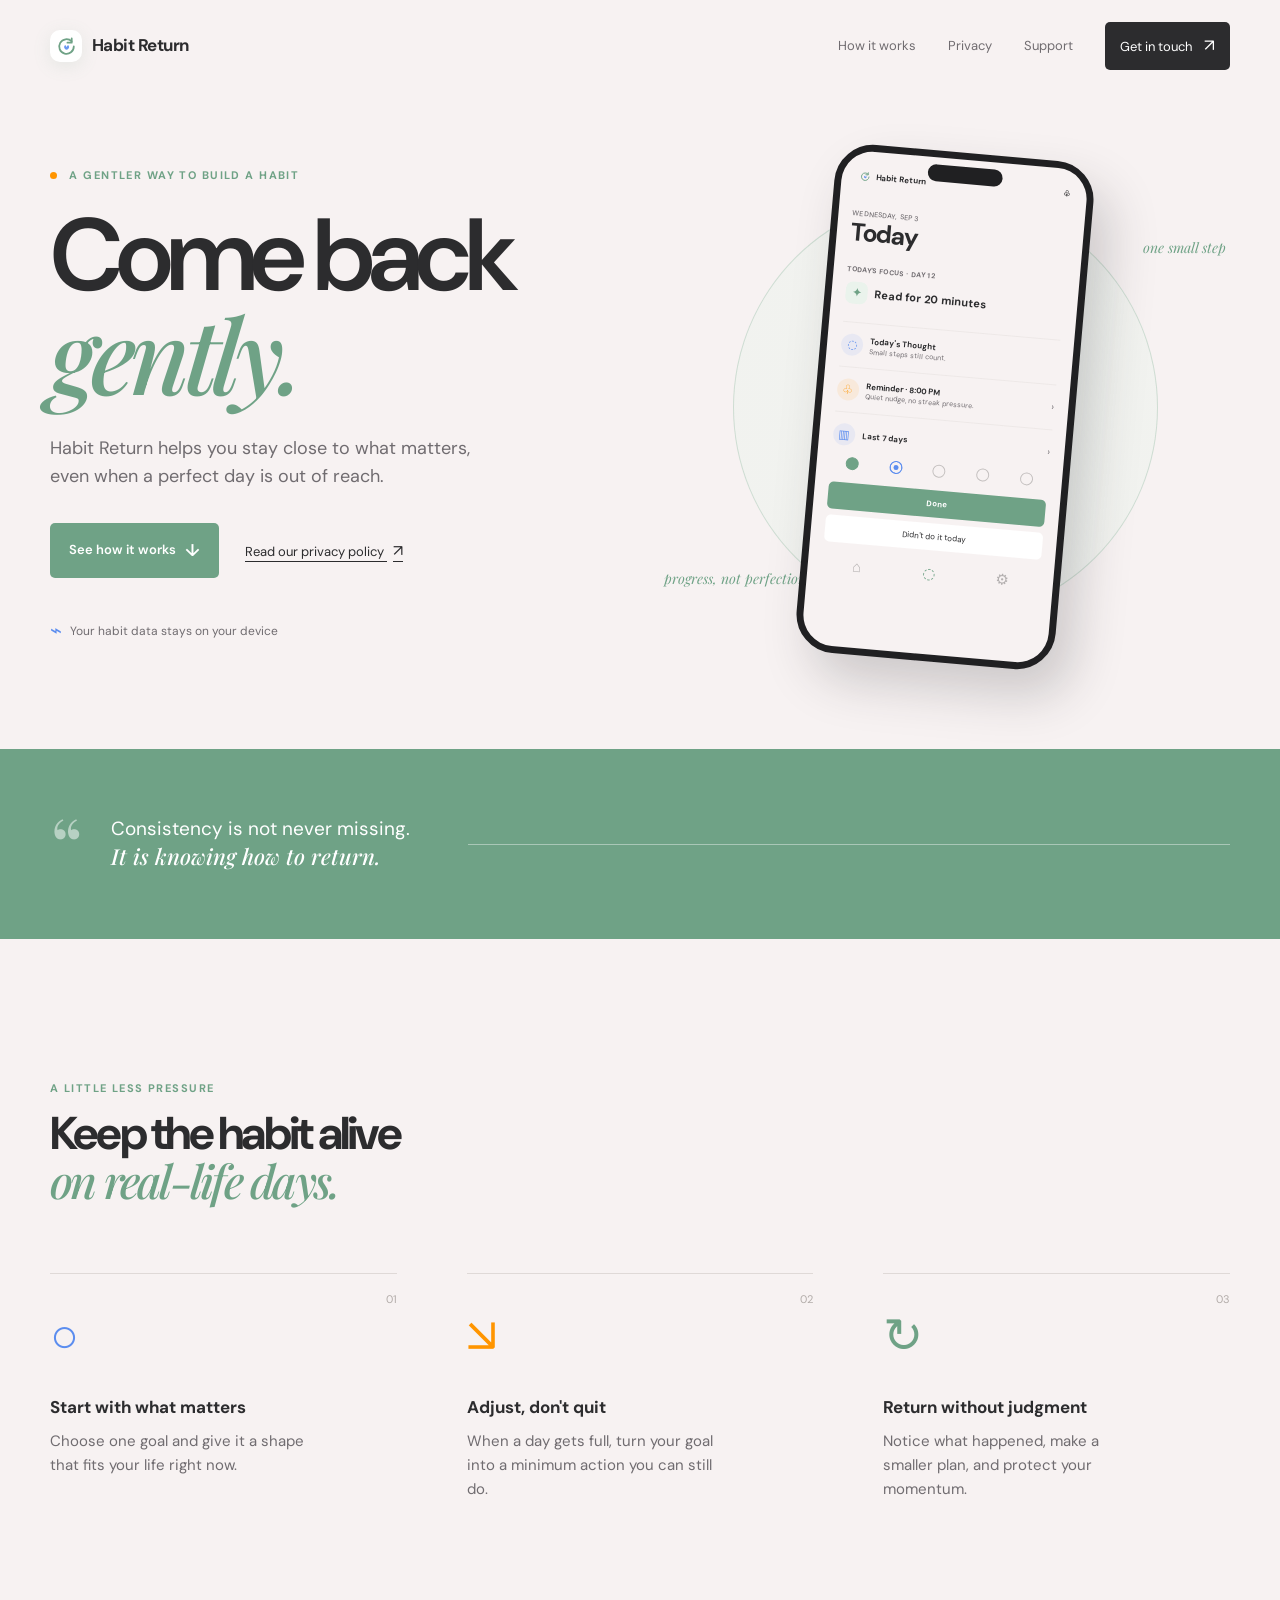
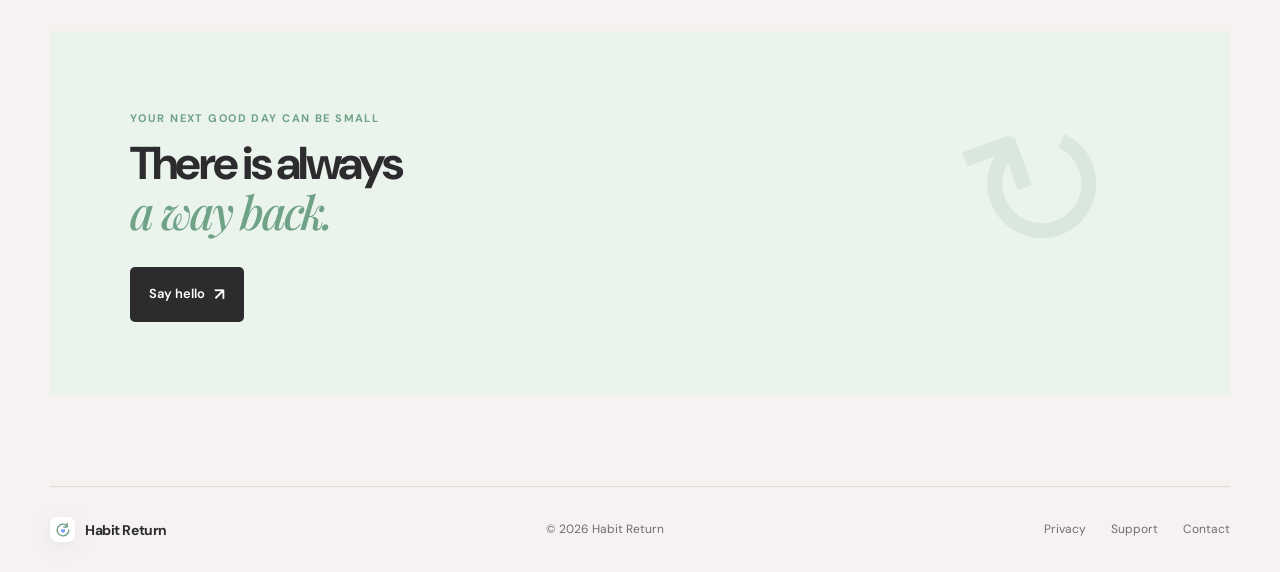
<file: index.html>
<!doctype html>
<html lang="en">

<head>
    <meta charset="utf-8" />
    <meta name="viewport" content="width=device-width, initial-scale=1" />
    <meta name="description"
        content="Habit Return helps you keep going on the days your usual routine does not happen." />
    <title>Habit Return | Come back gently</title>
    <link rel="stylesheet" href="styles.css" />
</head>

<body>
    <header class="site-header">
        <a class="brand" href="index.html" aria-label="Habit Return home"><span class="brand-mark"
                aria-hidden="true"><img src="assets/logo.svg" alt="" /></span><span>Habit Return</span></a>
        <nav class="site-nav" aria-label="Main navigation"><a href="#how-it-works">How it works</a><a
                href="privacy/">Privacy</a><a href="support/">Support</a><a class="nav-cta"
                href="mailto:buildwithmuzamal@gmail.com">Get in touch
                <span aria-hidden="true">↗</span></a></nav>
    </header>
    <main>
        <section class="hero page-width">
            <div class="hero-copy reveal">
                <p class="eyebrow"><span class="eyebrow-dot"></span> A gentler way to build a habit</p>
                <h1>Come back<br /><em>gently.</em></h1>
                <p class="hero-lede">Habit Return helps you stay close to what matters, even when a perfect day is out
                    of reach.</p>
                <div class="hero-actions"><a class="button button-primary" href="#how-it-works">See how it works <span
                            aria-hidden="true">↓</span></a><a class="text-link" href="privacy/">Read our privacy
                        policy <span aria-hidden="true">↗</span></a></div>
                <p class="local-note"><span aria-hidden="true">⌁</span> Your habit data stays on your device</p>
            </div>
            <div class="hero-art reveal reveal-delay" aria-label="A preview of the Habit Return daily check-in screen">
                <div class="sun-ring"></div>
                <div class="phone">
                    <div class="phone-speaker"></div>
                    <div class="phone-screen">
                        <div class="phone-topline"><span class="phone-brand"><img src="assets/logo.svg" alt="" />Habit
                                Return</span><span>♧</span></div>
                        <p class="phone-kicker">WEDNESDAY, SEP 3</p>
                        <h2>Today</h2>
                        <p class="focus-label">TODAY'S FOCUS · DAY 12</p>
                        <div class="focus-title"><span>✦</span> Read for 20 minutes</div>
                        <div class="thought-row"><span class="mini-icon">◌</span>
                            <div class="row-copy"><b>Today's Thought</b><small>Small steps still count.</small></div>
                        </div>
                        <div class="reminder-row"><span class="mini-icon orange">♧</span>
                            <div class="row-copy"><b>Reminder · 8:00 PM</b><small>Quiet nudge, no streak
                                    pressure.</small></div><span class="row-arrow">›</span>
                        </div>
                        <div class="history-row"><span class="mini-icon">▥</span>
                            <div class="row-copy"><b>Last 7 days</b></div><span class="row-arrow">›</span>
                        </div>
                        <div class="status-row"><i></i><i class="today"></i><i></i><i></i><i></i></div>
                        <div class="mock-buttons"><b>Done</b><span>Didn't do it today</span></div>
                        <div class="phone-tabbar"><span>⌂</span><span class="active">◌</span><span>⚙</span></div>
                    </div>
                </div><span class="art-label label-one">one small step</span><span class="art-label label-two">progress,
                    not perfection</span>
            </div>
        </section>
        <section class="quote-band">
            <div class="page-width quote-content"><span class="quote-mark">“</span>
                <p>Consistency is not never missing.<br /><strong>It is knowing how to return.</strong></p><span
                    class="quote-line"></span>
            </div>
        </section>
        <section class="how page-width" id="how-it-works">
            <div class="section-heading reveal">
                <p class="eyebrow">A little less pressure</p>
                <h2>Keep the habit alive<br /><em>on real-life days.</em></h2>
            </div>
            <div class="feature-grid">
                <article class="feature reveal">
                    <div class="feature-number">01</div>
                    <div class="feature-icon blue">○</div>
                    <h3>Start with what matters</h3>
                    <p>Choose one goal and give it a shape that fits your life right now.</p>
                </article>
                <article class="feature reveal reveal-delay">
                    <div class="feature-number">02</div>
                    <div class="feature-icon orange">↘</div>
                    <h3>Adjust, don't quit</h3>
                    <p>When a day gets full, turn your goal into a minimum action you can still do.</p>
                </article>
                <article class="feature reveal reveal-delay-two">
                    <div class="feature-number">03</div>
                    <div class="feature-icon green">↻</div>
                    <h3>Return without judgment</h3>
                    <p>Notice what happened, make a smaller plan, and protect your momentum.</p>
                </article>
            </div>
        </section>
        <section class="closing page-width reveal">
            <div class="closing-inner">
                <p class="eyebrow">Your next good day can be small</p>
                <h2>There is always<br /><em>a way back.</em></h2><a class="button button-dark"
                    href="mailto:buildwithmuzamal@gmail.com">Say hello <span aria-hidden="true">↗</span></a>
            </div>
            <div class="closing-scribble" aria-hidden="true">↻</div>
        </section>
    </main>
    <footer class="site-footer page-width"><a class="brand" href="index.html"><span class="brand-mark small"
                aria-hidden="true"><img src="assets/logo.svg" alt="" /></span><span>Habit Return</span></a><span>© 2026
            Habit Return</span>
        <div><a href="privacy/">Privacy</a><a href="support/">Support</a><a
                href="mailto:buildwithmuzamal@gmail.com">Contact</a></div>
    </footer>
    <script src="script.js"></script>
</body>

</html>
</file>
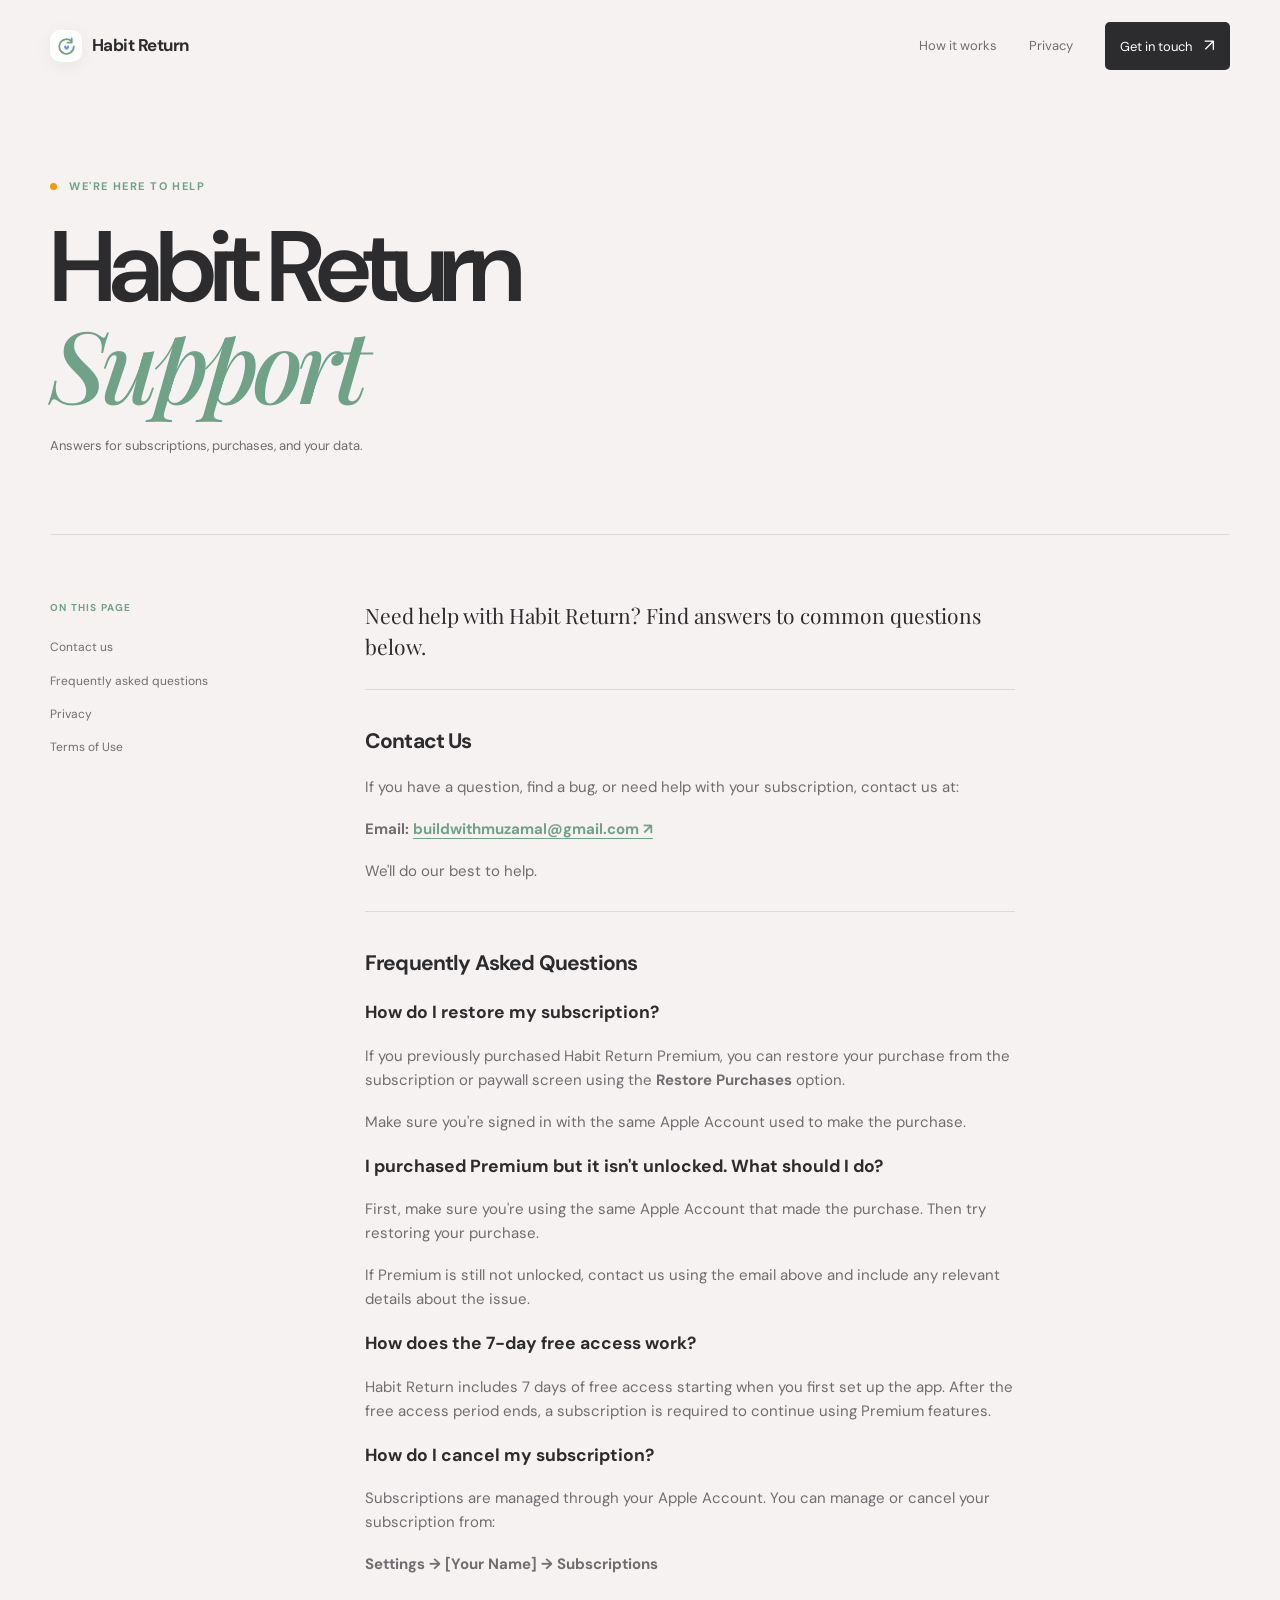
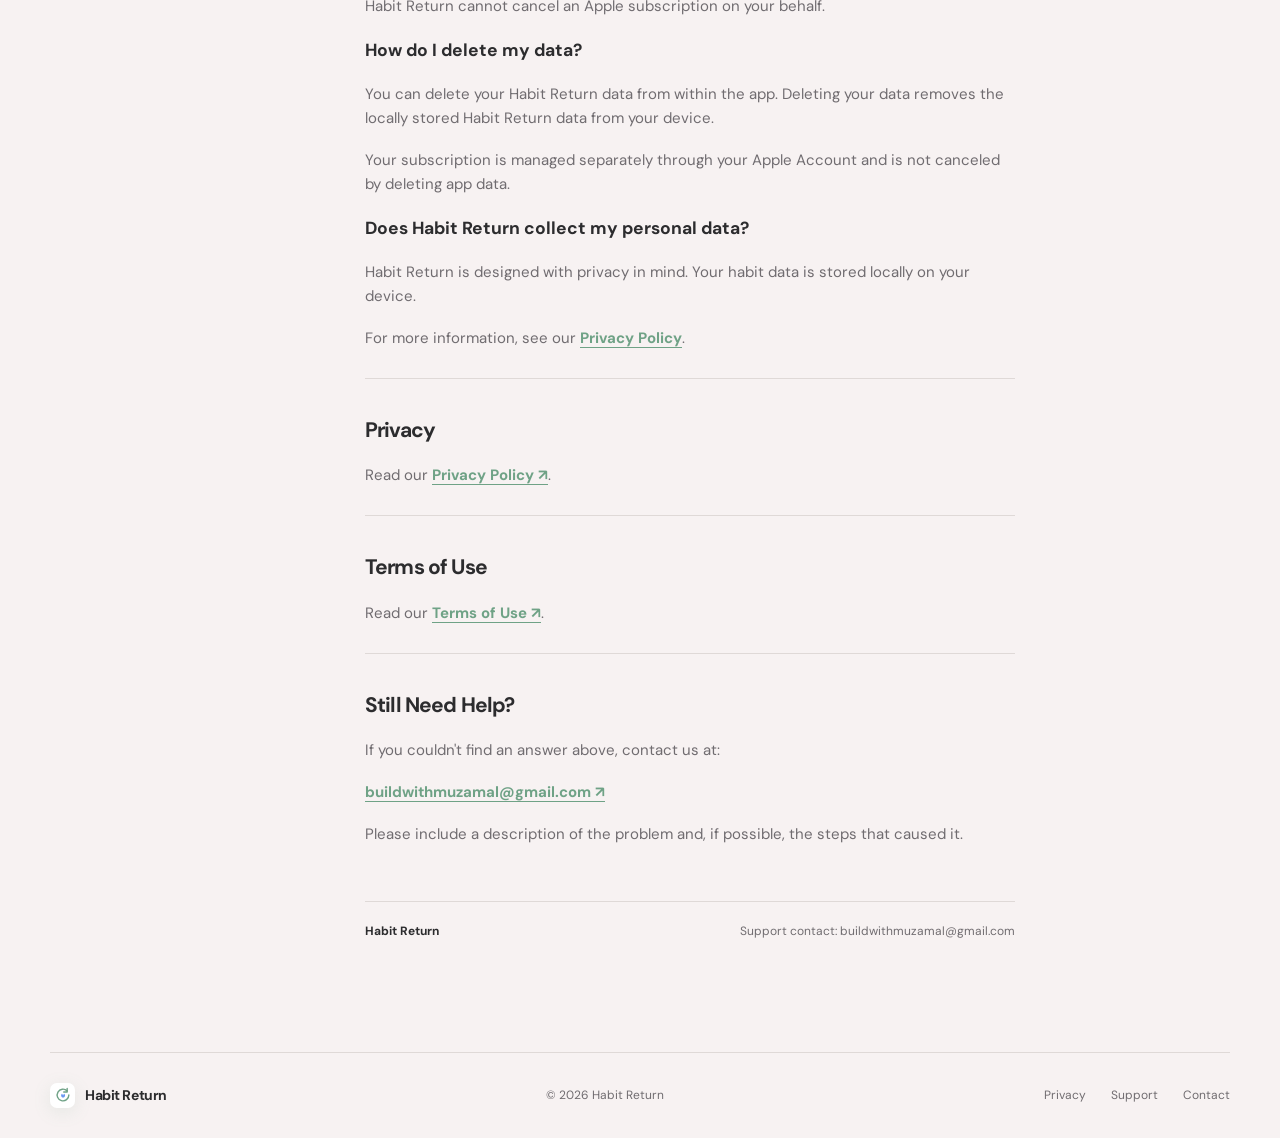
<file: support/index.html>
<!doctype html>
<html lang="en">

<head>
    <meta charset="utf-8" />
    <meta name="viewport" content="width=device-width, initial-scale=1" />
    <meta name="description" content="Get help with Habit Return, subscriptions, purchases, and your data." />
    <title>Support | Habit Return</title>
    <link rel="stylesheet" href="../styles.css" />
</head>

<body class="policy-page">
    <header class="site-header">
        <a class="brand" href="../" aria-label="Habit Return home"><span class="brand-mark" aria-hidden="true"><img
                    src="../assets/logo.svg" alt="" /></span><span>Habit Return</span></a>
        <nav class="site-nav" aria-label="Main navigation"><a href="../#how-it-works">How it works</a><a
                href="../privacy/">Privacy</a><a class="nav-cta" href="mailto:buildwithmuzamal@gmail.com">Get in touch
                <span aria-hidden="true">↗</span></a></nav>
    </header>
    <main class="policy-wrap page-width">
        <div class="policy-intro">
            <p class="eyebrow"><span class="eyebrow-dot"></span> We're here to help</p>
            <h1>Habit Return<br /><em>Support</em></h1>
            <p class="policy-date">Answers for subscriptions, purchases, and your data.</p>
        </div>
        <div class="policy-layout">
            <aside class="policy-aside"><span>On this page</span><a href="#contact">Contact us</a><a
                    href="#faq">Frequently asked questions</a><a href="#privacy">Privacy</a><a href="#terms">Terms of
                    Use</a></aside>
            <article class="policy-content">
                <p class="policy-lead">Need help with Habit Return? Find answers to common questions below.</p>
                <section id="contact">
                    <h2>Contact Us</h2>
                    <p>If you have a question, find a bug, or need help with your subscription, contact us at:</p>
                    <p><strong>Email: </strong><a class="email-link"
                            href="mailto:buildwithmuzamal@gmail.com">buildwithmuzamal@gmail.com ↗</a></p>
                    <p>We'll do our best to help.</p>
                </section>
                <section id="faq">
                    <h2>Frequently Asked Questions</h2>
                    <h3>How do I restore my subscription?</h3>
                    <p>If you previously purchased Habit Return Premium, you can restore your purchase from the
                        subscription or paywall screen using the <strong>Restore Purchases</strong> option.</p>
                    <p>Make sure you're signed in with the same Apple Account used to make the purchase.</p>
                    <h3>I purchased Premium but it isn't unlocked. What should I do?</h3>
                    <p>First, make sure you're using the same Apple Account that made the purchase. Then try restoring
                        your purchase.</p>
                    <p>If Premium is still not unlocked, contact us using the email above and include any relevant
                        details about the issue.</p>
                    <h3>How does the 7-day free access work?</h3>
                    <p>Habit Return includes 7 days of free access starting when you first set up the app. After the
                        free access period ends, a subscription is required to continue using Premium features.</p>
                    <h3>How do I cancel my subscription?</h3>
                    <p>Subscriptions are managed through your Apple Account. You can manage or cancel your subscription
                        from:</p>
                    <p><strong>Settings → [Your Name] → Subscriptions</strong></p>
                    <p>Habit Return cannot cancel an Apple subscription on your behalf.</p>
                    <h3>How do I delete my data?</h3>
                    <p>You can delete your Habit Return data from within the app. Deleting your data removes the locally
                        stored Habit Return data from your device.</p>
                    <p>Your subscription is managed separately through your Apple Account and is not canceled by
                        deleting app data.</p>
                    <h3>Does Habit Return collect my personal data?</h3>
                    <p>Habit Return is designed with privacy in mind. Your habit data is stored locally on your device.
                    </p>
                    <p>For more information, see our <a class="email-link" href="../privacy/">Privacy Policy</a>.</p>
                </section>
                <section id="privacy">
                    <h2>Privacy</h2>
                    <p>Read our <a class="email-link" href="../privacy/">Privacy Policy ↗</a>.</p>
                </section>
                <section id="terms">
                    <h2>Terms of Use</h2>
                    <p>Read our <a class="email-link" href="https://www.apple.com/legal/internet-services/itunes/dev/stdeula/"
                            rel="noopener noreferrer">Terms of Use ↗</a>.</p>
                </section>
                <section>
                    <h2>Still Need Help?</h2>
                    <p>If you couldn't find an answer above, contact us at:</p>
                    <p><a class="email-link" href="mailto:buildwithmuzamal@gmail.com">buildwithmuzamal@gmail.com ↗</a>
                    </p>
                    <p>Please include a description of the problem and, if possible, the steps that caused it.</p>
                </section>
                <div class="policy-signoff"><strong>Habit Return</strong><span>Support contact:
                        buildwithmuzamal@gmail.com</span></div>
            </article>
        </div>
    </main>
    <footer class="site-footer page-width"><a class="brand" href="../"><span class="brand-mark small"
                aria-hidden="true"><img src="../assets/logo.svg" alt="" /></span><span>Habit Return</span></a><span>©
            2026 Habit Return</span>
        <div><a href="../privacy/">Privacy</a><a href="../support/">Support</a><a
                href="mailto:buildwithmuzamal@gmail.com">Contact</a></div>
    </footer>
</body>

</html>
</file>
<file: styles.css>
@import url('https://fonts.googleapis.com/css2?family=DM+Sans:wght@400;500;600;700&family=Playfair+Display:ital,wght@0,500;0,600;1,500;1,600&display=swap');

:root {
    --ink: #2c2c2e;
    --muted: #706c70;
    --paper: #f7f2f2;
    --white: #fff;
    --sage: #6fa286;
    --sage-pale: #eaf3ec;
    --blue: #5b8def;
    --orange: #ff9500;
    --line: #dfd9d7;
    --serif: 'Playfair Display', Georgia, serif;
    --sans: 'DM Sans', sans-serif
}

* {
    box-sizing: border-box
}

html {
    scroll-behavior: smooth
}

body {
    margin: 0;
    background: var(--paper);
    color: var(--ink);
    font: 15px/1.6 var(--sans)
}

a {
    color: inherit;
    text-decoration: none
}

.page-width,
.site-header {
    width: min(1180px, calc(100% - 64px));
    margin-inline: auto
}

.site-header {
    height: 92px;
    display: flex;
    align-items: center;
    justify-content: space-between
}

.brand {
    display: flex;
    align-items: center;
    gap: 10px;
    font-weight: 700;
    letter-spacing: -.03em;
    font-size: 17px
}

.brand-mark {
    width: 32px;
    height: 32px;
    border-radius: 10px;
    background: #fff;
    display: grid;
    place-items: center;
    color: var(--sage);
    box-shadow: 0 4px 18px #6fa28622
}

.brand-mark svg {
    width: 25px;
    height: 25px
}

.brand-mark img {
    width: 25px;
    height: 25px;
    display: block
}

.brand-mark.small {
    width: 25px;
    height: 25px;
    border-radius: 7px
}

.brand-mark.small svg {
    width: 20px;
    height: 20px
}

.brand-mark.small img {
    width: 20px;
    height: 20px
}

.site-nav {
    display: flex;
    align-items: center;
    gap: 32px;
    color: var(--muted);
    font-size: 13px
}

.site-nav a {
    transition: color .2s
}

.site-nav a:hover,
.site-nav .active-nav {
    color: var(--ink)
}

.nav-cta {
    background: var(--ink);
    color: #fff !important;
    border-radius: 5px;
    padding: 10px 15px
}

.nav-cta span,
.button span {
    font-size: 17px;
    margin-left: 9px
}

.hero {
    min-height: 640px;
    display: grid;
    grid-template-columns: 1fr 1fr;
    align-items: center;
    gap: 40px;
    padding-block: 55px 82px
}

.eyebrow {
    color: var(--sage);
    font-size: 11px;
    text-transform: uppercase;
    letter-spacing: .13em;
    font-weight: 700
}

.eyebrow-dot {
    display: inline-block;
    width: 7px;
    height: 7px;
    border-radius: 50%;
    background: var(--orange);
    margin-right: 8px
}

.hero h1,
.policy-intro h1 {
    font-size: clamp(68px, 8vw, 112px);
    line-height: .95;
    letter-spacing: -.065em;
    margin: 22px 0 26px;
    font-weight: 600
}

.hero h1 em,
.section-heading em,
.closing h2 em,
.policy-intro h1 em {
    font-family: var(--serif);
    font-weight: 500;
    letter-spacing: -.06em;
    color: var(--sage)
}

.hero-lede {
    color: var(--muted);
    font-size: 18px;
    line-height: 1.55;
    max-width: 420px
}

.hero-actions {
    display: flex;
    align-items: center;
    gap: 26px;
    margin-top: 32px
}

.button {
    display: inline-flex;
    align-items: center;
    border-radius: 5px;
    padding: 14px 19px;
    font-weight: 600;
    font-size: 13px
}

.button-primary {
    background: var(--sage);
    color: #fff
}

.button-dark {
    background: var(--ink);
    color: #fff
}

.text-link {
    font-size: 13px;
    text-decoration: underline;
    text-underline-offset: 5px
}

.text-link span {
    font-size: 16px;
    margin-left: 6px
}

.local-note {
    font-size: 12px;
    color: var(--muted);
    margin-top: 36px
}

.local-note span {
    font-size: 20px;
    color: var(--blue);
    vertical-align: -2px;
    margin-right: 5px
}

.hero-art {
    height: 520px;
    position: relative;
    display: grid;
    place-items: center
}

.sun-ring {
    position: absolute;
    width: 425px;
    height: 425px;
    border: 1px solid #6fa28645;
    border-radius: 50%;
    background: radial-gradient(circle, #fff8 0 38%, #eaf3ec77 39% 100%)
}

.phone {
    position: relative;
    width: 260px;
    height: 510px;
    background: #2c2c2e;
    border: 7px solid #202022;
    border-radius: 39px;
    box-shadow: 18px 25px 50px #2c2c2e35;
    transform: rotate(5deg);
    z-index: 1
}

.phone-speaker {
    position: absolute;
    top: 7px;
    left: 50%;
    width: 75px;
    height: 17px;
    background: #202022;
    border-radius: 20px;
    transform: translateX(-50%);
    z-index: 2
}

.phone-screen {
    height: 100%;
    border-radius: 31px;
    overflow: hidden;
    background: #f7f2f2;
    padding: 17px 14px 12px
}

.phone-topline {
    font-size: 8px;
    font-weight: 600;
    display: flex;
    align-items: center;
    justify-content: space-between;
    margin: 2px 3px 25px
}

.phone-brand {
    display: flex;
    align-items: center;
    gap: 4px;
    font-size: 8px;
    font-weight: 700
}

.phone-brand img {
    width: 13px;
    height: 13px
}

.phone-kicker {
    color: var(--muted);
    font-size: 7px;
    letter-spacing: .02em;
    font-weight: 500;
    margin: 0
}

.phone-screen h2 {
    font-size: 25px;
    line-height: 1.04;
    letter-spacing: -.06em;
    margin: 1px 0 18px
}

.phone-screen h2 span {
    font-family: var(--serif);
    color: var(--sage);
    font-style: italic;
    font-weight: 500
}

.goal-card,
.soft-card {
    background: #fff;
    border-radius: 12px;
    padding: 12px;
    display: flex;
    align-items: center;
    gap: 9px;
    box-shadow: 0 8px 18px #2c2c2e0c
}

.focus-label {
    color: var(--muted);
    font-size: 7px;
    font-weight: 700;
    letter-spacing: .05em;
    margin-bottom: 7px
}

.focus-title {
    display: flex;
    align-items: center;
    gap: 7px;
    font-size: 11px;
    font-weight: 700;
    margin-bottom: 18px
}

.focus-title span {
    display: grid;
    place-items: center;
    width: 22px;
    height: 22px;
    border-radius: 7px;
    background: #eaf3ec;
    color: var(--sage)
}

.thought-row,
.reminder-row,
.history-row {
    display: flex;
    align-items: center;
    gap: 7px;
    border-top: 1px solid #dfd9d766;
    padding: 11px 0
}

.mini-icon {
    display: grid;
    place-items: center;
    flex: 0 0 22px;
    width: 22px;
    height: 22px;
    border-radius: 50%;
    background: #5b8def18;
    color: var(--blue);
    font-size: 12px
}

.mini-icon.orange {
    background: #ff950018;
    color: var(--orange)
}

.row-copy {
    font-size: 8px;
    line-height: 1.25
}

.row-copy small {
    display: block;
    color: var(--muted);
    font-size: 7px;
    margin-top: 2px
}

.row-arrow {
    margin-left: auto;
    color: var(--muted);
    font-size: 10px
}

.goal-icon {
    background: #eaf3ec;
    color: var(--sage);
    width: 29px;
    height: 29px;
    border-radius: 9px;
    display: grid;
    place-items: center;
    font-size: 16px
}

.goal-card strong,
.goal-card small {
    display: block;
    font-size: 9px
}

.goal-card small {
    color: var(--muted);
    font-size: 7px;
    margin-top: 2px
}

.check {
    margin-left: auto;
    background: var(--sage);
    color: #fff;
    border-radius: 50%;
    width: 18px;
    height: 18px;
    text-align: center;
    font-size: 11px
}

.week-row {
    display: flex;
    justify-content: space-around;
    color: var(--muted);
    font-size: 7px;
    margin: 28px 0 8px
}

.status-row {
    display: flex;
    justify-content: space-around
}

.status-row i {
    width: 13px;
    height: 13px;
    border: 1.5px solid #c5c1c0;
    border-radius: 50%
}

.status-row i:first-child {
    background: var(--sage);
    border-color: var(--sage)
}

.status-row i.today {
    border-color: var(--blue);
    box-shadow: inset 0 0 0 3px #f7f2f2;
    background: var(--blue)
}

.soft-card {
    display: block;
    margin-top: 30px;
    background: #eaf3ec;
    font-size: 8px;
    color: var(--muted)
}

.soft-card b {
    display: block;
    color: var(--ink);
    font-size: 9px;
    margin-top: 3px
}

.phone-tabbar {
    display: flex;
    justify-content: space-around;
    color: #b4b0b0;
    font-size: 15px;
    margin-top: 11px
}

.phone-tabbar .active {
    color: var(--sage)
}

.mock-buttons {
    display: grid;
    gap: 6px;
    margin-top: 13px;
    text-align: center;
    font-size: 8px
}

.mock-buttons b,
.mock-buttons span {
    border-radius: 5px;
    padding: 7px 4px
}

.mock-buttons b {
    background: var(--sage);
    color: #fff
}

.mock-buttons span {
    background: #fff;
    color: var(--ink)
}

.art-label {
    position: absolute;
    font-family: var(--serif);
    font-style: italic;
    color: var(--sage);
    font-size: 14px
}

.label-one {
    top: 90px;
    right: 4px
}

.label-two {
    bottom: 77px;
    left: 4px
}

.quote-band {
    background: var(--sage);
    color: #fff;
    padding: 55px 0
}

.quote-content {
    display: flex;
    align-items: center;
    gap: 28px
}

.quote-mark {
    font: 80px/1 var(--serif);
    opacity: .5
}

.quote-content p {
    font-size: 19px;
    line-height: 1.35;
    margin: 0
}

.quote-content strong {
    font-family: var(--serif);
    font-style: italic;
    font-size: 22px;
    font-weight: 500
}

.quote-line {
    height: 1px;
    background: #ffffff66;
    flex: 1;
    margin-left: 30px
}

.how {
    padding-block: 130px
}

.section-heading h2,
.closing h2 {
    font-size: 46px;
    line-height: 1.04;
    letter-spacing: -.06em;
    margin: 12px 0 65px
}

.feature-grid {
    display: grid;
    grid-template-columns: repeat(3, 1fr);
    gap: 70px
}

.feature {
    border-top: 1px solid var(--line);
    padding-top: 17px
}

.feature-number {
    float: right;
    color: #b2aca9;
    font-size: 11px
}

.feature-icon {
    font-size: 48px;
    height: 90px;
    display: flex;
    align-items: center
}

.feature-icon.blue {
    color: var(--blue)
}

.feature-icon.orange {
    color: var(--orange)
}

.feature-icon.green {
    color: var(--sage)
}

.feature h3 {
    font-size: 17px;
    margin: 13px 0 8px
}

.feature p {
    color: var(--muted);
    max-width: 260px;
    margin: 0
}

.closing {
    background: var(--sage-pale);
    min-height: 365px;
    position: relative;
    padding: 68px 80px;
    margin-bottom: 90px;
    overflow: hidden
}

.closing h2 {
    margin: 12px 0 28px
}

.closing-scribble {
    position: absolute;
    right: 10%;
    top: 25px;
    font: 180px var(--serif);
    color: #6fa28624;
    transform: rotate(-20deg)
}

.site-footer {
    border-top: 1px solid var(--line);
    min-height: 86px;
    display: flex;
    align-items: center;
    justify-content: space-between;
    color: var(--muted);
    font-size: 12px
}

.site-footer .brand {
    color: var(--ink);
    font-size: 14px
}

.site-footer div {
    display: flex;
    gap: 25px
}

.policy-wrap {
    padding: 75px 0 110px
}

.policy-intro {
    border-bottom: 1px solid var(--line);
    padding-bottom: 65px
}

.policy-intro h1 {
    font-size: clamp(65px, 8vw, 100px);
    margin: 24px 0 18px
}

.policy-date {
    color: var(--muted);
    font-size: 13px
}

.policy-layout {
    display: grid;
    grid-template-columns: 210px minmax(0, 650px);
    gap: 105px;
    padding-top: 65px
}

.policy-aside {
    display: flex;
    flex-direction: column;
    gap: 14px;
    font-size: 12px;
    align-self: start;
    position: sticky;
    top: 25px
}

.policy-aside span {
    color: var(--sage);
    font-weight: 700;
    text-transform: uppercase;
    letter-spacing: .12em;
    font-size: 10px;
    margin-bottom: 8px
}

.policy-aside a {
    color: var(--muted)
}

.policy-aside a:hover {
    color: var(--ink)
}

.policy-content {
    font-size: 15px
}

.policy-content p {
    color: var(--muted);
    margin: 0 0 18px
}

.policy-content .policy-lead {
    color: var(--ink);
    font: 21px/1.45 var(--serif);
    margin-bottom: 18px
}

.policy-content section {
    padding-top: 35px;
    margin-top: 28px;
    border-top: 1px solid var(--line);
    scroll-margin-top: 25px
}

.policy-content h2 {
    font-size: 21px;
    letter-spacing: -.04em;
    margin: 0 0 16px
}

.policy-content ul {
    padding-left: 20px;
    color: var(--muted);
    margin: 0 0 18px
}

.policy-content li {
    padding: 2px 0
}

.email-link {
    color: var(--sage);
    font-weight: 700;
    text-decoration: underline;
    text-underline-offset: 4px
}

.policy-signoff {
    border-top: 1px solid var(--line);
    margin-top: 55px;
    padding-top: 20px;
    display: flex;
    justify-content: space-between;
    font-size: 12px;
    color: var(--muted)
}

.policy-signoff strong {
    color: var(--ink)
}

.reveal {
    animation: rise .75s both
}

.reveal-delay {
    animation-delay: .15s
}

.reveal-delay-two {
    animation-delay: .3s
}

@keyframes rise {
    from {
        opacity: 0;
        transform: translateY(16px)
    }

    to {
        opacity: 1;
        transform: none
    }
}

@media(max-width:760px) {

    .page-width,
    .site-header {
        width: min(100% - 36px, 520px)
    }

    .site-header {
        height: 75px
    }

    .site-nav {
        gap: 13px;
        font-size: 11px
    }

    .site-nav a:first-child {
        display: none
    }

    .nav-cta {
        padding: 8px 10px
    }

    .hero {
        display: block;
        padding: 50px 0 55px;
        min-height: auto
    }

    .hero h1 {
        font-size: 76px
    }

    .hero-lede {
        font-size: 16px
    }

    .hero-actions {
        align-items: flex-start;
        flex-direction: column;
        gap: 18px
    }

    .hero-art {
        height: 505px;
        margin-top: 25px;
        overflow: hidden
    }

    .sun-ring {
        width: min(330px, 90vw);
        height: min(330px, 90vw)
    }

    .phone {
        transform: rotate(4deg) scale(.9)
    }

    .label-one {
        right: 0
    }

    .label-two {
        left: 0
    }

    .quote-content {
        gap: 14px
    }

    .quote-mark {
        font-size: 60px
    }

    .quote-content p {
        font-size: 15px
    }

    .quote-content strong {
        font-size: 17px
    }

    .quote-line {
        display: none
    }

    .how {
        padding-block: 85px
    }

    .section-heading h2,
    .closing h2 {
        font-size: 38px
    }

    .feature-grid {
        display: block
    }

    .feature {
        margin-top: 38px
    }

    .feature-icon {
        height: 65px
    }

    .closing {
        padding: 50px 32px;
        margin-bottom: 60px
    }

    .site-footer {
        min-height: 125px;
        flex-wrap: wrap;
        gap: 10px;
        padding: 20px 0
    }

    .site-footer>span {
        order: 3;
        width: 100%
    }

    .policy-wrap {
        padding: 55px 0 75px
    }

    .policy-intro {
        padding-bottom: 45px
    }

    .policy-layout {
        display: block;
        padding-top: 40px
    }

    .policy-aside {
        position: static;
        display: grid;
        grid-template-columns: 1fr 1fr;
        gap: 10px 20px;
        padding-bottom: 35px;
        border-bottom: 1px solid var(--line)
    }

    .policy-aside span {
        grid-column: 1/-1
    }

    .policy-content {
        padding-top: 8px
    }

    .policy-content .policy-lead {
        font-size: 19px
    }

    .policy-signoff {
        display: block
    }

    .policy-signoff span {
        display: block;
        margin-top: 8px
    }
}

@media(max-width:760px) {
    .hero-art {
        overflow: hidden
    }

    .sun-ring {
        width: min(330px, 90vw);
        height: min(330px, 90vw)
    }
}
</file>
